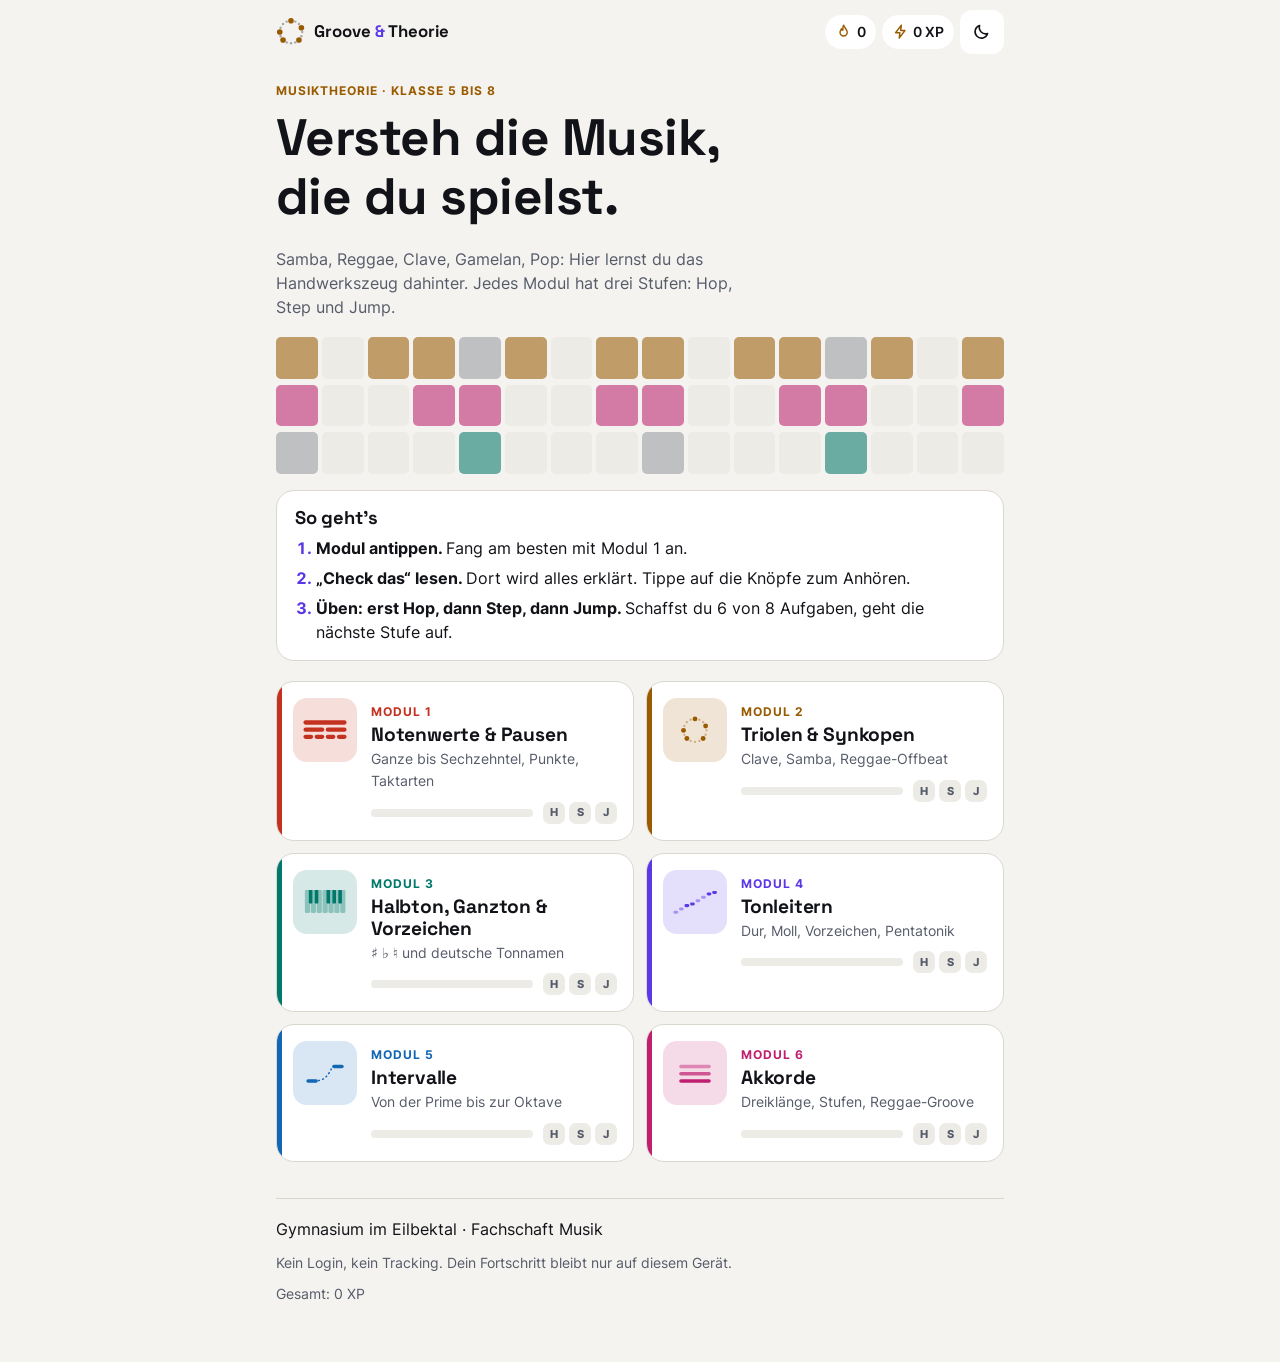
<file: Musiktheorie-App/index.html>
<!doctype html>
<html lang="de">
<head>
<meta charset="utf-8">
<meta name="viewport" content="width=device-width, initial-scale=1, viewport-fit=cover">
<title>Groove &amp; Theorie</title>
<meta name="description" content="Interaktive Musiktheorie für die Klassen 5 bis 8 – Gymnasium im Eilbektal">
<meta name="robots" content="noindex, nofollow">
<meta name="theme-color" content="#0e0f14">
<link rel="manifest" href="manifest.webmanifest">
<link rel="icon" href="icons/icon.svg" type="image/svg+xml">
<link rel="apple-touch-icon" href="icons/icon-192.png">
<link rel="preload" href="fonts/inter.woff2" as="font" type="font/woff2" crossorigin>
<link rel="stylesheet" href="css/app.css">
</head>
<body>
<a class="skip" href="#app">Zum Inhalt springen</a>
<div id="app" class="page" tabindex="-1">
  <noscript>Bitte JavaScript aktivieren – die Übungen brauchen es.</noscript>
</div>
<script src="vendor/abcjs-basic-min.js"></script>
<script type="module" src="js/app.js"></script>
</body>
</html>
</file>
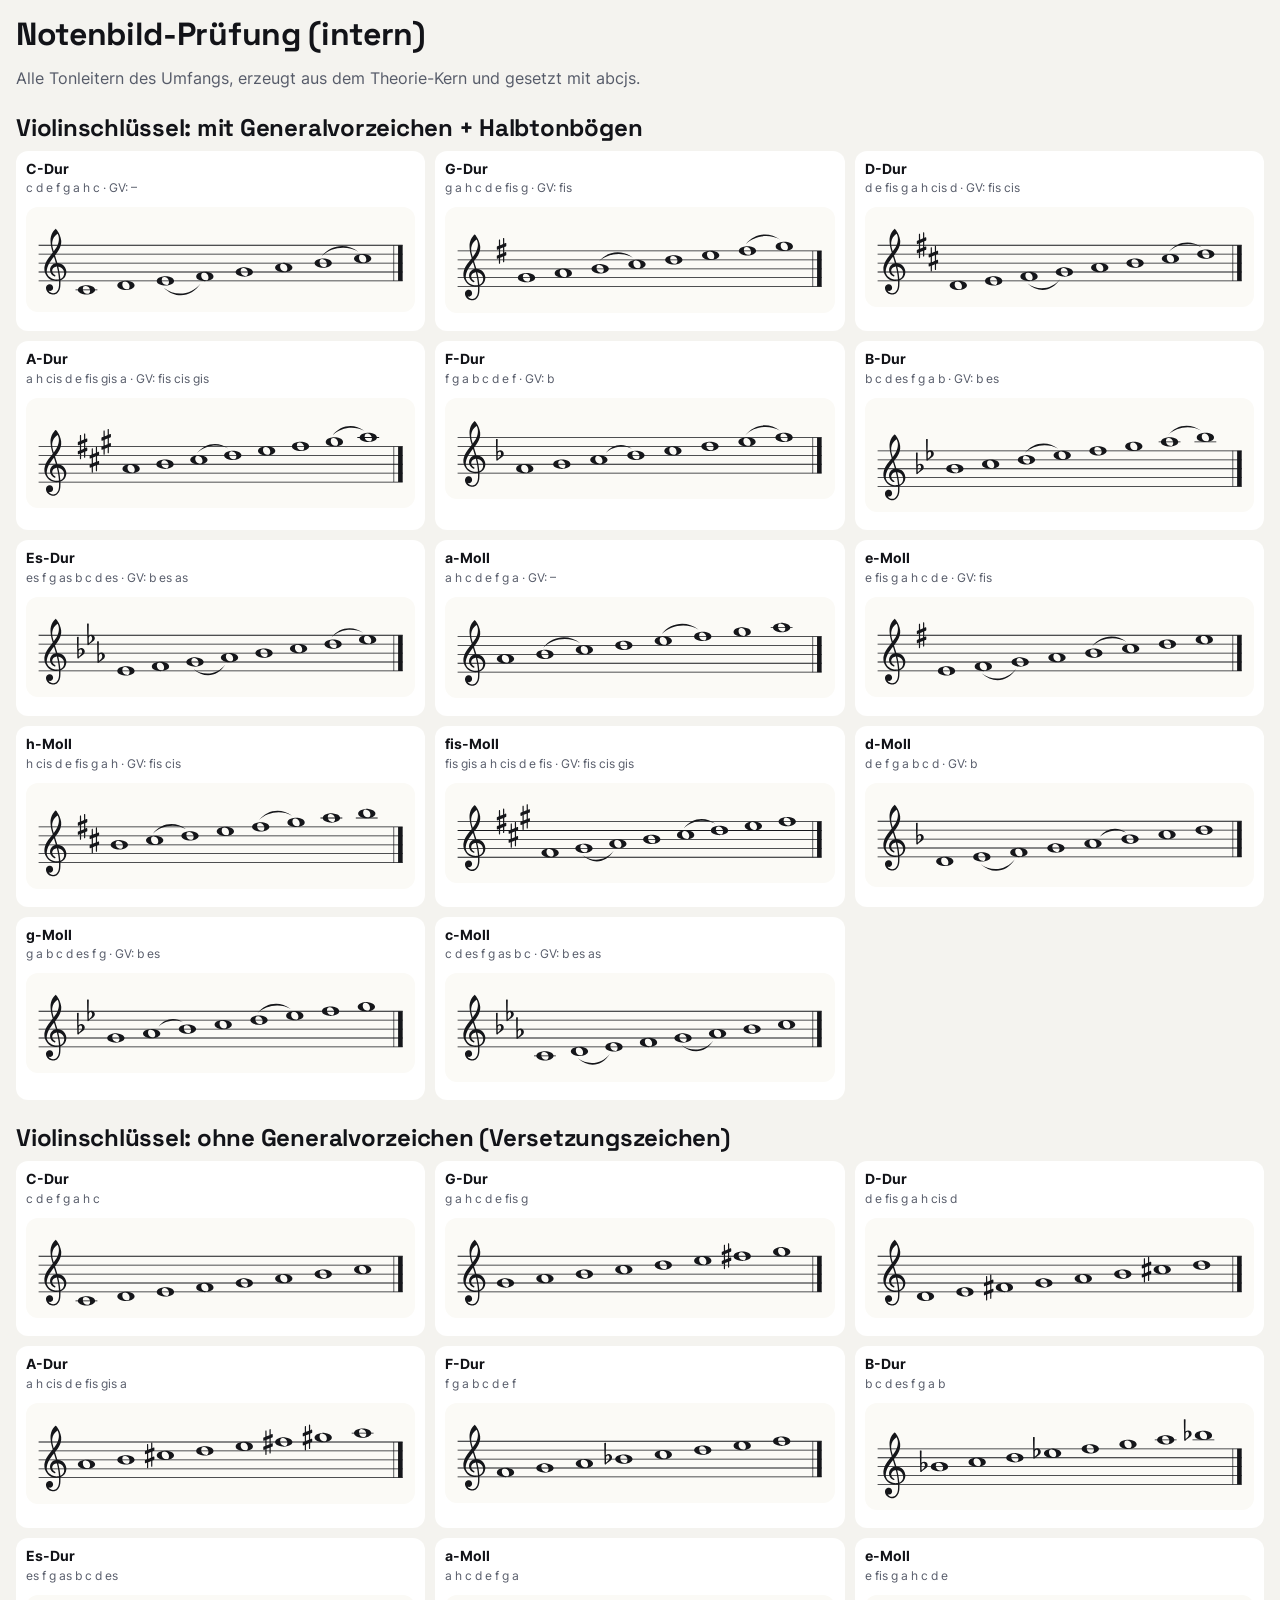
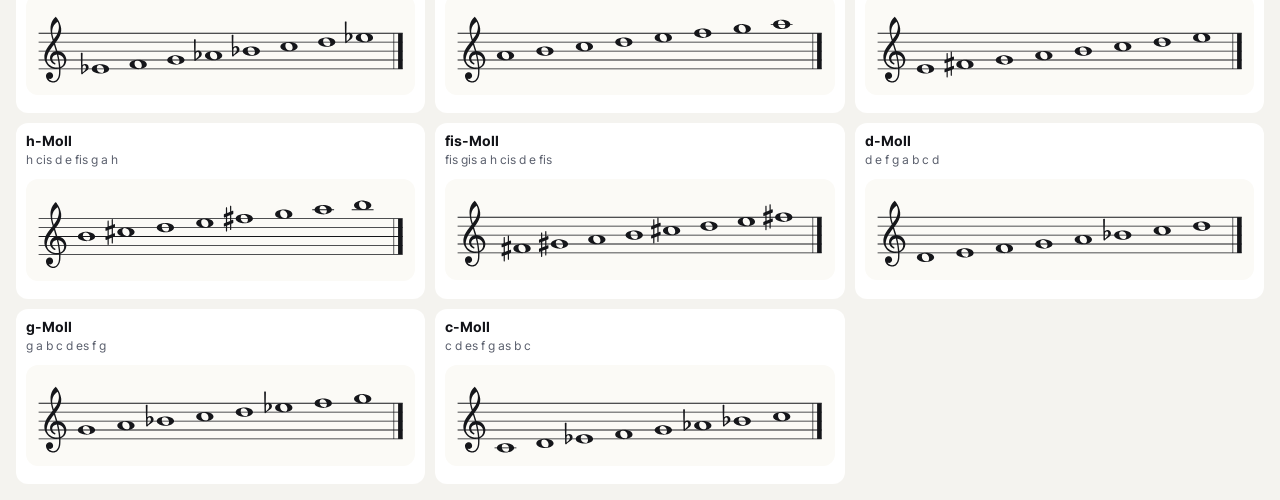
<file: Musiktheorie-App/tools/notencheck.html>
<!doctype html>
<html lang="de">
<head>
<meta charset="utf-8">
<meta name="viewport" content="width=device-width, initial-scale=1">
<title>Notenbild-Prüfung</title>
<meta name="robots" content="noindex">
<link rel="stylesheet" href="../css/app.css">
<style>
  body { padding: 16px; }
  .grid { display: grid; grid-template-columns: repeat(auto-fill, minmax(330px, 1fr)); gap: 10px; }
  .cell { background: var(--surface); border-radius: 12px; padding: 8px 10px; }
  .cell h4 { margin: 0; font-size: .85rem; }
  .cell p { margin: 0; font-size: .75rem; color: var(--muted); }
  h2 { margin-top: 24px; }
</style>
</head>
<body>
<h1>Notenbild-Prüfung (intern)</h1>
<p class="muted">Alle Tonleitern des Umfangs, erzeugt aus dem Theorie-Kern und gesetzt mit abcjs.</p>
<div id="out"></div>
<script src="../vendor/abcjs-basic-min.js"></script>
<script type="module">
import * as T from '../js/core/theory.js';
import { renderPitches, renderKeySignature, renderCustomKeySignature } from '../js/ui/notation.js';
const out = document.getElementById('out');
const params = new URLSearchParams(location.search);
const section = params.get('s') || 'treble';
function sec(title) { const h = document.createElement('h2'); h.textContent = title; out.append(h); const g = document.createElement('div'); g.className = 'grid'; out.append(g); return g; }
function cell(g, title, sub) { const c = document.createElement('div'); c.className = 'cell'; c.innerHTML = `<h4>${title}</h4><p>${sub}</p>`; const b = document.createElement('div'); c.append(b); g.append(c); return b; }
const keys = [...T.DUR_KEYS.map((k) => [k, 'dur']), ...T.MOLL_KEYS.map((k) => [k, 'moll'])];
const slur = (p, m) => { const d = T.halfStepDegrees(m); return p.map((x, i) => ({ pitch: x, pre: d.includes(i + 1) ? '(' : '', post: d.includes(i) ? ')' : '' })); };
const oct = (k, clef) => clef === 'bass' ? (k.step <= 1 ? 3 : 2) : 4;
if (section === 'treble' || section === 'bass') {
  const clef = section;
  const g1 = sec(`${clef === 'bass' ? 'Bassschlüssel' : 'Violinschlüssel'}: mit Generalvorzeichen + Halbtonbögen`);
  for (const [k, m] of keys) {
    const p = T.scale({ ...k, octave: oct(k, clef) }, m);
    renderPitches(cell(g1, T.keyName(k, m), p.map(T.germanName).join(' ') + ' · GV: ' + (T.keySignature(k, m).map(T.germanName).join(' ') || '–')), p, { items: slur(p, m), tonic: k, mode: m, withKey: true, clef });
  }
  const g2 = sec(`${clef === 'bass' ? 'Bassschlüssel' : 'Violinschlüssel'}: ohne Generalvorzeichen (Versetzungszeichen)`);
  for (const [k, m] of keys) {
    const p = T.scale({ ...k, octave: oct(k, clef) }, m);
    renderPitches(cell(g2, T.keyName(k, m), p.map(T.germanName).join(' ')), p, { clef });
  }
}
if (section === 'keys') {
  const g = sec('Generalvorzeichen allein (Violin / Bass)');
  for (const [k, m] of keys.slice(0, 7)) {
    renderKeySignature(cell(g, T.keyName(k, m) + ' – Violin', T.keySignature(k, m).map(T.germanName).join(' ') || '–'), k, m, 'treble');
    renderKeySignature(cell(g, T.keyName(k, m) + ' – Bass', T.keySignature(k, m).map(T.germanName).join(' ') || '–'), k, m, 'bass');
  }
  const g2 = sec('Selbst gesetzte Generalvorzeichen (Aufgabe „Generalvorzeichen setzen“)');
  const sh = T.SHARP_ORDER.slice(0, 4).map((s) => ({ step: s, alter: 1 }));
  const fl = T.FLAT_ORDER.slice(0, 4).map((s) => ({ step: s, alter: -1 }));
  for (let n = 1; n <= 4; n++) renderCustomKeySignature(cell(g2, `${n} Kreuz(e) in richtiger Folge`, sh.slice(0, n).map(T.germanName).join(' ')), sh.slice(0, n));
  for (let n = 1; n <= 4; n++) renderCustomKeySignature(cell(g2, `${n} B in richtiger Folge`, fl.slice(0, n).map(T.germanName).join(' ')), fl.slice(0, n));
  renderCustomKeySignature(cell(g2, 'Falsche Folge (cis vor fis)', 'cis fis'), [sh[1], sh[0]]);
  const g3 = sec('Pentatonik');
  for (const k of [T.DUR_KEYS[0], T.DUR_KEYS[1], T.DUR_KEYS[4]]) {
    const p = T.majorPentatonic({ ...k, octave: 4 });
    renderPitches(cell(g3, T.capitalize(T.germanName(k)) + '-Dur-Pentatonik', p.map(T.germanName).join(' ')), p, {});
  }
  const g4 = sec('Fehler-Aufgabe: Auflösungszeichen innerhalb des Takts');
  const d = T.scale({ step: 1, alter: 0, octave: 4 }, 'dur');
  const wrong = d.map((x) => ({ ...x })); wrong[2].alter = 0;
  renderPitches(cell(g4, 'D-Dur mit fehlendem Kreuz (f statt fis)', wrong.map(T.germanName).join(' ')), wrong, {});
}
if (section === 'rhythm') {
  const { renderRhythm } = await import('../js/modules/common.js');
  const R = await import('../js/core/rhythm.js');
  const g0 = sec('Modul 1: einzelne Notenwerte und Pausen (Violinschlüssel, Mittellinie)');
  for (const u of [48, 24, 12, 6, 3, 36, 18, 9]) renderRhythm(cell(g0, `Note ${u} Einheiten`, R.valueName(u)), [[{ u }]], '4/4', { oneLine: false, showMeter: false, staffwidth: 160 });
  for (const u of [48, 24, 12, 6, 3]) renderRhythm(cell(g0, `Pause ${u} Einheiten`, R.valueName(u, true)), [[{ u, rest: true }]], '4/4', { oneLine: false, showMeter: false, staffwidth: 160 });
  const g1 = sec('Modul 1: Takte mit Balken nach Zählzeiten');
  const ex1 = [['4/4', '8 8 4 8 8 4'], ['4/4', '16 16 16 16 8 16 16 4 4'], ['4/4', '8. 16 4 r4 8 8'], ['3/4', '2 4'], ['3/4', '2.'], ['2/4', '4 r8 8'], ['6/8', '8 8 8 4 8'], ['6/8', '4. 4.'], ['4/4', '4. 8 2'], ['4/4', '1']];
  for (const [m, s] of ex1) renderRhythm(cell(g1, `${m}: ${s}`, 'fünf Linien'), [R.parseRhythm(s)], m, { oneLine: false });
  const g2 = sec('Modul 1: Lücke mit Fragezeichen');
  renderRhythm(cell(g2, '4/4 mit Lücke an Position 2', '4 ? 8 8 4'), [[{ u: 12 }, { u: 12, gap: true }, { u: 6 }, { u: 6 }, { u: 12 }]], '4/4', { oneLine: false });
  const g3 = sec('Modul 2: eine Linie (Schlagzeugschlüssel)');
  const ex2 = ['t8 4 t8 4', '4 t8 4 4', '2 t4', '8 4 8 4 4', '4 8 4 8 4', 'r8 8 r8 8 r8 8 r8 8', '4. 4. 4 | r4 4 4 r4', '8 8 t8 4 4'];
  for (const s of ex2) renderRhythm(cell(g3, s, 'eine Linie'), R.parseBars(s), '4/4');
}
if (section === 'pitch') {
  const P = (s, a = 0, o = 4) => ({ step: s, alter: a, octave: o });
  const g1 = sec('Modul 3: Tonnamen unter den Noten');
  const sharps = [P(0, 1), P(1, 1), P(3, 1), P(4, 1), P(5, 1)];
  const flats = [P(1, -1), P(2, -1), P(4, -1), P(5, -1), P(6, -1)];
  renderPitches(cell(g1, 'Kreuz-Töne', 'cis dis fis gis ais'), sharps, { items: sharps.map((x) => ({ pitch: x, pre: `"_${T.germanName(x)}"` })) });
  renderPitches(cell(g1, 'B-Töne', 'des es ges as b'), flats, { items: flats.map((x) => ({ pitch: x, pre: `"_${T.germanName(x)}"` })) });
  const rare = [P(2, 1), P(3), P(6, 1), P(0, 0, 5), P(0, -1), P(6, 0, 3)];
  renderPitches(cell(g1, 'Enharmonik', 'eis f · his c² · ces h'), rare, { items: rare.map((x) => ({ pitch: x, pre: `"_${T.germanName(x)}"` })) });
  const { body } = T.abcNotes([P(3, 1), P(4), { ...P(3, 1), hideAccidental: true }, '|', P(3)]);
  const { renderAbc } = await import('../js/ui/notation.js');
  renderAbc(cell(g1, 'Gültigkeit im Takt', 'fis g fis | f'), T.abcTune({ body: body + ' |]', unit: '1/4' }));
  renderPitches(cell(g1, 'Bassschlüssel: Einzeltöne', 'G A H c d e f g'), [P(4, 0, 2), P(5, 0, 2), P(6, 0, 2), P(0, 0, 3), P(1, 0, 3), P(2, 0, 3), P(3, 0, 3), P(4, 0, 3)], { clef: 'bass' });
  const g2 = sec('Modul 5: Intervalle von c¹ (harmonisch) und mit Vorzeichen');
  const c = P(0);
  const iv = [[2, 'groß'], [3, 'klein'], [3, 'groß'], [4, 'rein'], [4, 'übermäßig'], [5, 'rein'], [6, 'klein'], [6, 'groß'], [7, 'klein'], [7, 'groß'], [8, 'rein']];
  for (const [num, q] of iv) { const b = T.transpose(c, num, q); renderPitches(cell(g2, `${q}e ${T.INTERVAL_NAMES[num - 1]}`, `c¹ – ${T.germanNameOctave(b)}`), [c, b], { items: [{ chord: [c, b], len: '' }, c, b], staffwidth: 220 }); }
  for (const [lo, num, q] of [[P(1, -1), 3, 'groß'], [P(3, 1), 3, 'klein'], [P(2, -1), 5, 'rein'], [P(5, 0), 6, 'klein'], [P(6, -1, 3), 4, 'rein']]) { const b = T.transpose(lo, num, q); renderPitches(cell(g2, `${q}e ${T.INTERVAL_NAMES[num - 1]} über ${T.germanName(lo)}`, `${T.germanNameOctave(lo)} – ${T.germanNameOctave(b)}`), [lo, b], { items: [lo, b], staffwidth: 220 }); }
  const g3 = sec('Modul 6: Dreiklänge, Umkehrungen, Bassschlüssel, Stufen');
  for (const t of ['dur', 'moll', 'vermindert', 'uebermaessig']) for (const r of [P(0), P(1), P(6), P(2, -1)]) { const ch = T.triad(r, t); renderPitches(cell(g3, `${T.chordSymbol(r, t)} (${t})`, ch.map(T.germanName).join(' ')), ch, { items: [{ chord: ch, len: '' }], staffwidth: 160 }); }
  const C = T.triad(P(0), 'dur');
  renderPitches(cell(g3, 'C-Dur: Grundstellung, Sext-, Quartsextakkord', 'c e g · e g c² · g c² e²'), C, { items: [{ chord: C, len: '' }, { chord: [C[1], C[2], P(0, 0, 5)], len: '' }, { chord: [C[2], P(0, 0, 5), P(2, 0, 5)], len: '' }], staffwidth: 260 });
  renderPitches(cell(g3, 'Bassschlüssel: C-Dur, a-Moll, G-Dur', 'C3 · A2 · G2'), C, { clef: 'bass', items: [{ chord: T.triad(P(0, 0, 3), 'dur'), len: '' }, { chord: T.triad(P(5, 0, 2), 'moll'), len: '' }, { chord: T.triad(P(4, 0, 2), 'dur'), len: '' }], staffwidth: 260 });
  const { diatonic } = await import('../js/modules/m6-akkorde.js');
  for (const k of [P(0), P(4), P(3), P(2, -1)]) { const chs = [0, 1, 2, 3, 4, 5, 6].map((d) => diatonic(k, d)); renderPitches(cell(g3, `Stufen in ${T.capitalize(T.germanName(k))}-Dur`, chs.map((x) => x.map(T.germanName).join('')).join(' · ')), chs.flat(), { tonic: k, mode: 'dur', withKey: true, items: chs.map((x, d) => ({ chord: x, len: '', pre: `"_${['I', 'ii', 'iii', 'IV', 'V', 'vi', 'vii°'][d]}"` })), staffwidth: 320 }); }
}
window.__done = true;
</script>
</body>
</html>
</file>
<file: Musiktheorie-App/css/app.css>
/* ==================================================================
   Groove & Theorie – Stylesheet
   Dunkles Grundlayout, jede Modulfarbe als Akzent, heller Modus optional
   ================================================================== */
@font-face { font-family: 'Inter'; src: url('../fonts/inter.woff2') format('woff2'); font-weight: 100 900; font-display: swap; }
@font-face { font-family: 'Space Grotesk'; src: url('../fonts/space-grotesk.woff2') format('woff2'); font-weight: 300 700; font-display: swap; }

:root {
  --bg: #0d0e13; --surface: #16181f; --surface-2: #1f222b; --line: #2b2f3a;
  --text: #f3f4f7; --muted: #a3a8b7; --paper: #fbfaf6; --ink: #15161a;
  --ok: #34d58a; --bad: #ff7186; --ok-bg: #0f3324; --bad-bg: #3d1520;
  --c1: #ff6b5e; --c2: #ffb224; --c3: #22c7b0; --c4: #9a7dff; --c5: #45adff; --c6: #ff5aa8;
  --c1-ink: #c4321f; --c2-ink: #9a5b00; --c3-ink: #00786b; --c4-ink: #5b38e6; --c5-ink: #1366b3; --c6-ink: #c01f6f;
  --on-mod: #0d0e13;
  --mod: var(--c4); --mod-ink: var(--c4-ink);
  --radius: 18px; --radius-s: 12px;
  --shadow: 0 10px 30px -12px rgb(0 0 0 / .6);
  --font: 'Inter', system-ui, -apple-system, 'Segoe UI', Roboto, sans-serif;
  --display: 'Space Grotesk', var(--font);
  color-scheme: dark;
}
@media (prefers-color-scheme: light) {
  :root:not([data-theme="dark"]) {
    --bg: #f4f3ef; --surface: #ffffff; --surface-2: #ecebe6; --line: #d9d7d0;
    --text: #121318; --muted: #565b69; --ok: #137a49; --bad: #c0283f; --ok-bg: #dff5e9; --bad-bg: #fde3e7;
    --c1: var(--c1-ink); --c2: var(--c2-ink); --c3: var(--c3-ink); --c4: var(--c4-ink); --c5: var(--c5-ink); --c6: var(--c6-ink);
    --on-mod: #ffffff; --shadow: 0 10px 30px -14px rgb(0 0 0 / .25);
    color-scheme: light;
  }
}
:root[data-theme="light"] {
  --bg: #f4f3ef; --surface: #ffffff; --surface-2: #ecebe6; --line: #d9d7d0;
  --text: #121318; --muted: #565b69; --ok: #137a49; --bad: #c0283f; --ok-bg: #dff5e9; --bad-bg: #fde3e7;
  --c1: var(--c1-ink); --c2: var(--c2-ink); --c3: var(--c3-ink); --c4: var(--c4-ink); --c5: var(--c5-ink); --c6: var(--c6-ink);
  --on-mod: #ffffff; --shadow: 0 10px 30px -14px rgb(0 0 0 / .25);
  color-scheme: light;
}

*, *::before, *::after { box-sizing: border-box; }
html { -webkit-text-size-adjust: 100%; }
body {
  margin: 0; background: var(--bg); color: var(--text);
  font: 16px/1.5 var(--font); -webkit-font-smoothing: antialiased;
  min-height: 100dvh;
}
h1, h2, h3 { font-family: var(--display); line-height: 1.15; margin: 0 0 .4em; letter-spacing: -.01em; }
p { margin: 0 0 .7em; }
a { color: inherit; }
button { font: inherit; color: inherit; }
sup { font-size: .65em; }
.muted { color: var(--muted); }
.small { font-size: .875rem; }
.sr-only { position: absolute; width: 1px; height: 1px; overflow: hidden; clip: rect(0 0 0 0); white-space: nowrap; }
.skip { position: absolute; left: -999px; top: 8px; background: var(--surface); padding: 8px 12px; border-radius: 8px; z-index: 50; }
.skip:focus { left: 8px; }
:focus-visible { outline: 3px solid var(--mod); outline-offset: 2px; border-radius: 6px; }

.ico { display: inline-flex; width: 1.2em; height: 1.2em; flex: none; vertical-align: -.2em; }
.ico svg { width: 100%; height: 100%; }

/* ---------- Seitenrahmen ---------- */
.page { max-width: 760px; margin: 0 auto; padding: 0 16px 48px; outline: none; }
.topbar {
  position: sticky; top: 0; z-index: 10; display: flex; align-items: center; justify-content: space-between; gap: 12px;
  padding: calc(10px + env(safe-area-inset-top)) 0 10px; background: color-mix(in srgb, var(--bg) 88%, transparent);
  backdrop-filter: blur(12px); -webkit-backdrop-filter: blur(12px);
}
.brand { display: flex; align-items: center; gap: 8px; font-family: var(--display); font-weight: 700; font-size: 1.05rem; white-space: nowrap; min-width: 0; }
.stat { white-space: nowrap; }
@media (max-width: 400px) { .stat { padding: 6px 8px; font-size: .82rem; } .topbar .icon-btn { width: 40px; height: 40px; } .brand { font-size: .98rem; } .topbar__stats { gap: 4px; } .brand__mark svg { width: 26px; height: 26px; } }
.brand em { font-style: normal; color: var(--c4); }
.brand__mark svg { width: 30px; height: 30px; display: block; }
.brand__mark .on { fill: var(--c2); } .brand__mark .off { fill: var(--muted); opacity: .5; }
.topbar__stats { display: flex; align-items: center; gap: 6px; }
.stat { display: inline-flex; align-items: center; gap: 4px; padding: 6px 10px; border-radius: 99px; background: var(--surface); font-weight: 600; font-size: .9rem; }
.stat .ico { color: var(--c2); }
.icon-btn {
  display: inline-grid; place-items: center; width: 44px; height: 44px; border-radius: 12px; border: 0;
  background: var(--surface); cursor: pointer; text-decoration: none;
}
.icon-btn:hover { background: var(--surface-2); }

/* ---------- Buttons & Chips ---------- */
.btn {
  display: inline-flex; align-items: center; justify-content: center; gap: 8px; min-height: 48px; padding: 10px 18px;
  border-radius: 14px; border: 1.5px solid var(--line); background: var(--surface); font-weight: 650; cursor: pointer;
  text-decoration: none; transition: transform .12s ease, background .2s ease; touch-action: manipulation;
}
.btn:hover { background: var(--surface-2); }
.btn:active { transform: scale(.97); }
.btn:disabled { opacity: .45; cursor: not-allowed; transform: none; }
.btn--primary { background: var(--mod); border-color: transparent; color: var(--on-mod); }
.btn--primary:hover { background: var(--mod); filter: brightness(1.08); }
.btn--ghost { background: transparent; }
.btn--wide { width: 100%; }
.btn--play { border-color: var(--mod); color: var(--text); }
.btn--play .ico { color: var(--mod); }
.btn--sm { min-height: 40px; padding: 6px 12px; font-size: .9rem; border-radius: 11px; }
.chip { display: inline-flex; align-items: center; gap: 4px; padding: 3px 10px; border-radius: 99px; background: var(--surface-2); font-size: .8rem; font-weight: 600; color: var(--muted); }
.chip--ok { background: var(--ok-bg); color: var(--ok); margin-left: 8px; vertical-align: middle; }
.btn-row { display: flex; flex-wrap: wrap; gap: 8px; margin: 10px 0; }

/* ---------- Startseite ---------- */
.hero { padding: 18px 0 8px; }
.hero__kicker { color: var(--c2); font-weight: 700; text-transform: uppercase; letter-spacing: .08em; font-size: .78rem; margin-bottom: 8px; }
.hero__title { font-size: clamp(2rem, 8vw, 3.2rem); font-weight: 700; max-width: 14ch; }
.hero__text { color: var(--muted); max-width: 46ch; }
.grid16 { display: grid; gap: 6px; margin: 18px 0 8px; }
.grid16__row { display: grid; grid-template-columns: repeat(16, 1fr); gap: 4px; }
.grid16__cell { aspect-ratio: 1; border-radius: 5px; background: var(--surface-2); }
.grid16__cell.is-beat { background: color-mix(in srgb, var(--surface-2) 70%, var(--muted)); }
.grid16__cell.is-on { animation: pulse 1.76s linear infinite; animation-delay: var(--d); }
.grid16__row:nth-child(1) .grid16__cell.is-on { --hit: var(--c2); }
.grid16__row:nth-child(2) .grid16__cell.is-on { --hit: var(--c6); }
.grid16__row:nth-child(3) .grid16__cell.is-on { --hit: var(--c3); }
.grid16__cell.is-on { background: color-mix(in srgb, var(--hit) 55%, var(--surface-2)); }
@keyframes pulse { 0%, 6% { background: var(--hit); transform: scale(1.12); } 20%, 100% { transform: scale(1); } }

.mods { display: grid; gap: 12px; margin-top: 18px; }
@media (min-width: 640px) { .mods { grid-template-columns: 1fr 1fr; } }
.mod-tile {
  position: relative; display: flex; gap: 14px; padding: 16px; border-radius: var(--radius); text-decoration: none;
  background: var(--surface); border: 1.5px solid var(--line); overflow: hidden; transition: transform .15s ease, border-color .2s ease;
}
.mod-tile::before { content: ''; position: absolute; inset: 0 auto 0 0; width: 5px; background: var(--mod); }
.mod-tile:hover { transform: translateY(-2px); border-color: var(--mod); }
.mod-tile.is-soon { opacity: .72; }
.mod-tile__motif { flex: none; width: 64px; height: 64px; border-radius: 14px; display: grid; place-items: center; background: color-mix(in srgb, var(--mod) 16%, transparent); color: var(--mod); }
.mod-tile__motif svg { width: 46px; fill: currentColor; }
.mod-tile__body { min-width: 0; flex: 1; }
.mod-tile__num { font-size: .75rem; font-weight: 700; text-transform: uppercase; letter-spacing: .08em; color: var(--mod); }
.mod-tile__title { font-size: 1.2rem; margin: 2px 0 2px; }
.mod-tile__short { color: var(--muted); font-size: .9rem; margin-bottom: 10px; }
.mod-tile__meta { display: flex; align-items: center; gap: 10px; }
.progress { flex: 1; height: 8px; border-radius: 99px; background: var(--surface-2); overflow: hidden; }
.progress--lg { height: 10px; margin: 12px 0 6px; }
.progress__fill { height: 100%; background: var(--mod); border-radius: inherit; transition: width .6s cubic-bezier(.2,.8,.2,1); }
.mini-badges { display: flex; gap: 4px; }
.mini-badge { width: 22px; height: 22px; border-radius: 7px; display: grid; place-items: center; font-size: .7rem; font-weight: 800; background: var(--surface-2); color: var(--muted); }
.mini-badge.is-on { background: var(--mod); color: var(--on-mod); }
.site-foot { margin-top: 36px; padding-top: 18px; border-top: 1px solid var(--line); }

/* ---------- Modulseite ---------- */
.mod-head { position: relative; padding: 20px; margin: 8px 0 20px; border-radius: var(--radius); background: linear-gradient(135deg, color-mix(in srgb, var(--mod) 30%, var(--surface)), var(--surface) 70%); overflow: hidden; }
.mod-head__motif { position: absolute; right: -6px; top: 6px; color: var(--mod); opacity: .5; }
.mod-head__motif svg { width: 120px; fill: currentColor; }
.mod-head__num { font-weight: 700; text-transform: uppercase; letter-spacing: .08em; font-size: .78rem; color: var(--mod); margin: 0; }
.mod-head__title { font-size: clamp(1.8rem, 7vw, 2.6rem); max-width: 80%; }
.section-h { display: flex; align-items: center; gap: 10px; font-size: 1.3rem; margin: 28px 0 12px; }
.section-h__tag { display: inline-block; white-space: nowrap; flex: none; padding: 4px 10px; border-radius: 8px; background: var(--mod); color: var(--on-mod); font-size: .8rem; text-transform: uppercase; letter-spacing: .06em; }

.tabs { display: flex; gap: 6px; overflow-x: auto; padding-bottom: 4px; scrollbar-width: none; margin-bottom: 12px; }
.tabs::-webkit-scrollbar { display: none; }
.tab { flex: none; min-height: 44px; padding: 8px 14px; border-radius: 12px; border: 1.5px solid var(--line); background: var(--surface); font-weight: 600; cursor: pointer; }
.tab[aria-selected="true"] { background: var(--mod); color: var(--on-mod); border-color: transparent; }
.panel { background: var(--surface); border: 1.5px solid var(--line); border-radius: var(--radius); padding: 16px; }
.panel h3 { font-size: 1.15rem; }
.panel p, .panel li { color: var(--text); }
.panel ul { padding-left: 20px; margin: 0 0 .7em; }
.callout { border-left: 4px solid var(--mod); background: var(--surface-2); padding: 10px 14px; border-radius: 0 12px 12px 0; margin: 12px 0; }
.callout--warn { border-color: var(--c2); }
.callout strong { font-family: var(--display); }
.steps { display: flex; gap: 4px; flex-wrap: wrap; margin: 10px 0; }
.step-pill { min-width: 40px; text-align: center; padding: 6px 8px; border-radius: 9px; font-weight: 700; font-size: .85rem; background: var(--surface-2); }
.step-pill.is-h { background: var(--mod); color: var(--on-mod); }
.key-table { width: 100%; border-collapse: collapse; font-size: .92rem; margin: 8px 0; }
.key-table th, .key-table td { text-align: left; padding: 7px 6px; border-bottom: 1px solid var(--line); }
.key-table th { color: var(--muted); font-weight: 600; }

.levels { display: grid; gap: 10px; }
.level { display: flex; align-items: center; gap: 14px; padding: 14px; border-radius: var(--radius); background: var(--surface); border: 1.5px solid var(--line); text-decoration: none; transition: transform .15s ease, border-color .2s; }
a.level:hover { border-color: var(--mod); transform: translateY(-1px); }
.level.is-locked { opacity: .6; }
.level__badge { flex: none; width: 52px; height: 52px; border-radius: 16px; display: grid; place-items: center; font-family: var(--display); font-weight: 700; font-size: 1.4rem; }
.level__text { flex: 1; min-width: 0; }
.level__text h3 { font-size: 1.15rem; margin-bottom: 2px; }
.level__text p { margin: 0 0 2px; font-size: .92rem; }
.level__go { width: 22px; height: 22px; color: var(--muted); }
.badge--hop { background: var(--c3); color: var(--on-mod); }
.badge--step { background: var(--c5); color: var(--on-mod); }
.badge--jump { background: var(--c6); color: var(--on-mod); }
.badge--challenge { background: var(--c2); color: var(--on-mod); }
.badge--off { background: var(--surface-2) !important; color: var(--muted) !important; }
.challenge { margin-top: 12px; padding: 16px; border-radius: var(--radius); border: 1.5px dashed var(--mod); display: grid; gap: 10px; }
.challenge h3 { display: flex; align-items: center; gap: 8px; font-size: 1.15rem; }
.challenge h3 .ico { color: var(--c2); }
.challenge p { margin: 0 0 4px; }
.challenge__btns { display: flex; gap: 8px; flex-wrap: wrap; }
.challenge__btns .btn { flex: 1; }

/* ---------- Notenbild ---------- */
.staff { background: var(--paper); color: var(--ink); border-radius: var(--radius-s); padding: 6px 8px; margin: 10px 0; overflow: hidden; }
.staff svg { display: block; color: var(--ink); }
.staff .is-playing, .staff .is-playing * { fill: var(--mod-ink) !important; stroke: var(--mod-ink) !important; }
.staff .is-sel, .staff .is-sel * { fill: var(--mod-ink) !important; }
.staff .is-wrong, .staff .is-wrong * { fill: #c0283f !important; }
.staff-cap { font-size: .85rem; color: var(--muted); margin: -4px 0 8px; }

/* ---------- Klaviatur ---------- */
.kbd { position: relative; height: 150px; margin: 12px 0; user-select: none; -webkit-user-select: none; touch-action: manipulation; }
.kbd button { position: absolute; top: 0; padding: 0; border: 0; cursor: pointer; display: flex; align-items: flex-end; justify-content: center; -webkit-tap-highlight-color: transparent; }
.kbd__w { bottom: 0; background: #fbfaf7; border: 1px solid #b9b7b0 !important; border-radius: 0 0 9px 9px; color: #333; z-index: 1; }
.kbd__b { height: 60%; background: linear-gradient(#2a2c33, #111216); border-radius: 0 0 6px 6px; color: #eee; z-index: 2; box-shadow: 0 3px 6px rgb(0 0 0 / .4); }
.kbd__lbl { display: none; font-size: .72rem; font-weight: 600; line-height: 1.1; padding-bottom: 8px; text-align: center; pointer-events: none; }
.kbd__b .kbd__lbl { font-size: .55rem; padding-bottom: 5px; opacity: .85; }
.kbd--labels .kbd__lbl { display: block; }
.kbd .is-down { filter: brightness(.82); transform-origin: top; }
.kbd .is-sel { background: var(--mod) !important; color: var(--on-mod) !important; }
.kbd .is-ok { background: var(--ok) !important; color: #06210f !important; }
.kbd .is-bad { background: var(--bad) !important; color: #2a0710 !important; }
.kbd .is-hint { box-shadow: inset 0 -6px 0 var(--mod); }
.kbd button[data-n]::before { content: attr(data-n); position: absolute; bottom: 26px; left: 50%; transform: translateX(-50%); font-weight: 800; font-size: .8rem; }
.kbd__b[data-n]::before { bottom: 10px; }
.kbd.is-disabled button { cursor: default; }
.kbd-wrap { overflow-x: auto; }

/* ---------- Übungsrunde ---------- */
.round { max-width: 760px; margin: 0 auto; min-height: 100dvh; display: flex; flex-direction: column; padding: 0 16px; }
.round__head { position: sticky; top: 0; z-index: 5; display: flex; align-items: center; gap: 12px; padding: calc(10px + env(safe-area-inset-top)) 0 10px; background: var(--bg); }
.round__bar { flex: 1; height: 10px; border-radius: 99px; background: var(--surface-2); overflow: hidden; }
.round__fill { height: 100%; width: 0; background: var(--mod); border-radius: inherit; transition: width .5s cubic-bezier(.2,.8,.2,1); }
.round__count { min-width: 64px; text-align: right; font-weight: 700; font-variant-numeric: tabular-nums; }
.round__stage { flex: 1; padding: 6px 0 16px; }
.round__foot { position: sticky; bottom: 0; padding: 10px 0 calc(12px + env(safe-area-inset-bottom)); background: linear-gradient(transparent, var(--bg) 18px); max-height: 70dvh; overflow-y: auto; }
.round__foot.is-static { position: static; max-height: none; overflow: visible; background: none; }
.task { animation: rise .35s cubic-bezier(.2,.8,.2,1); }
.task__kind { color: var(--mod); font-weight: 700; text-transform: uppercase; letter-spacing: .07em; font-size: .75rem; margin-bottom: 4px; }
.task__title { font-size: 1.3rem; outline: none; }
.task__hint { color: var(--muted); font-size: .92rem; }
.task__body.is-locked { pointer-events: none; }
.task__body.is-locked .kbd, .task__body.is-locked .opts { opacity: .9; }
@keyframes rise { from { opacity: 0; transform: translateY(10px); } to { opacity: 1; transform: none; } }

.opts { display: grid; gap: 8px; margin: 12px 0; }
.opts--2 { grid-template-columns: 1fr 1fr; }
.opt { min-height: 52px; padding: 10px 14px; border-radius: 14px; border: 2px solid var(--line); background: var(--surface); font-weight: 650; font-size: 1.02rem; text-align: left; cursor: pointer; display: flex; align-items: center; gap: 10px; }
.opt:hover { border-color: color-mix(in srgb, var(--mod) 60%, var(--line)); }
.opt[aria-pressed="true"] { border-color: var(--mod); background: color-mix(in srgb, var(--mod) 16%, var(--surface)); }
.opt[aria-pressed="true"]::before { content: '●'; color: var(--mod); }
.opt.is-ok { border-color: var(--ok); }
.opt.is-ok::after { content: '✓ richtig'; margin-left: auto; color: var(--ok); font-size: .85rem; }
.opt.is-bad { border-color: var(--bad); }
.opt.is-bad::after { content: '✗ falsch'; margin-left: auto; color: var(--bad); font-size: .85rem; }

.toggles { display: grid; grid-template-columns: repeat(7, 1fr); gap: 5px; margin: 8px 0; }
.toggle { min-height: 48px; border-radius: 11px; border: 2px solid var(--line); background: var(--surface); font-weight: 700; font-size: .85rem; cursor: pointer; display: grid; place-items: center; line-height: 1.1; padding: 2px; }
.toggle small { display: block; font-weight: 600; font-size: .62rem; color: var(--muted); }
.toggle[aria-pressed="true"] { background: var(--mod); color: var(--on-mod); border-color: transparent; }
.toggle[aria-pressed="true"] small { color: var(--on-mod); }
.toggle.is-ok { outline: 3px solid var(--ok); outline-offset: 1px; }
.toggle.is-bad { outline: 3px dashed var(--bad); outline-offset: 1px; }
.note-picks { display: grid; grid-template-columns: repeat(8, 1fr); gap: 4px; margin: 6px 0; }
.note-picks .toggle { min-height: 44px; }
.acc-row { display: flex; gap: 8px; margin: 8px 0; }
.acc-row .btn { flex: 1; flex-direction: column; gap: 0; min-height: 60px; padding: 4px; }
.acc-sym { font-size: 1.7rem; line-height: 1.1; font-family: 'Apple Symbols', 'Segoe UI Symbol', 'Noto Music', serif; }
.acc-txt { font-size: .72rem; font-weight: 600; color: var(--muted); }

.built { display: flex; flex-wrap: wrap; gap: 6px; min-height: 36px; align-items: center; margin: 6px 0; }
.built__note { padding: 4px 10px; border-radius: 9px; background: var(--surface-2); font-weight: 700; }
.built__ph { color: var(--muted); font-size: .9rem; }

/* Baukasten */
.blocks-palette { display: flex; gap: 10px; margin: 10px 0; }
.block { touch-action: none; user-select: none; -webkit-user-select: none; display: grid; place-items: center; height: 54px; border-radius: 12px; font-weight: 800; cursor: grab; border: 0; font-size: .9rem; }
.block--G { width: 128px; background: var(--mod); color: var(--on-mod); }
.block--H { width: 72px; background: var(--c2); color: #1c1200; }
.block.is-drag { position: fixed; z-index: 100; pointer-events: none; box-shadow: var(--shadow); transform: scale(1.06); }
.slots { display: grid; grid-template-columns: repeat(7, 1fr); gap: 4px; margin: 12px 0; }
.slot { min-height: 64px; border: 2px dashed var(--line); border-radius: 12px; display: flex; flex-direction: column; align-items: center; justify-content: center; gap: 2px; background: transparent; cursor: pointer; font-weight: 800; font-size: 1.1rem; padding: 0; }
.slot small { font-size: .62rem; font-weight: 700; color: var(--muted); }
.slot.is-G small, .slot.is-H small { color: inherit; opacity: .8; }
.slot.is-target { border-color: var(--mod); background: color-mix(in srgb, var(--mod) 12%, transparent); }
.slot.is-G { background: var(--mod); color: var(--on-mod); border-style: solid; border-color: transparent; }
.slot.is-H { background: var(--c2); color: #1c1200; border-style: solid; border-color: transparent; }
.slot.is-ok { outline: 3px solid var(--ok); outline-offset: 1px; }
.slot.is-bad { outline: 3px dashed var(--bad); outline-offset: 1px; }
.deg { flex: none; width: 22px; text-align: center; font-weight: 800; font-size: .8rem; color: var(--muted); }

/* Feedback */
.feedback { border-radius: 16px; padding: 12px 14px; margin-bottom: 10px; animation: rise .3s ease; border: 2px solid; }
.feedback--ok { background: var(--ok-bg); border-color: var(--ok); }
.feedback--bad { background: var(--bad-bg); border-color: var(--bad); }
.feedback__head { display: flex; align-items: center; gap: 8px; font-family: var(--display); font-size: 1.1rem; }
.feedback--ok .feedback__head .ico { color: var(--ok); }
.feedback--bad .feedback__head .ico { color: var(--bad); }
.feedback__xp { margin-left: auto; font-size: .85rem; font-weight: 700; color: var(--ok); }
.feedback__text { margin-top: 4px; font-size: .95rem; }
.feedback__text p:last-child { margin-bottom: 0; }
.feedback__solution .staff { margin-bottom: 0; }

/* Fakten & Ergebnis */
.fact { padding: 20px; border-radius: var(--radius); background: linear-gradient(140deg, color-mix(in srgb, var(--c2) 22%, var(--surface)), var(--surface)); border: 1.5px solid var(--line); animation: rise .35s ease; }
.fact__kicker { display: flex; align-items: center; gap: 6px; color: var(--c2); font-weight: 700; text-transform: uppercase; font-size: .78rem; letter-spacing: .07em; margin-bottom: 8px; }
.fact__title { font-size: 1.35rem; }
.result { text-align: center; padding: 24px 0 8px; animation: rise .4s ease; }
.result h2 { font-size: 1.6rem; }
.result__score { font-size: 1.25rem; font-weight: 700; margin: 0; }
.result__sub { color: var(--muted); }
.result__actions { display: grid; gap: 8px; }
.badge { width: 112px; height: 112px; margin: 0 auto 16px; border-radius: 32px; display: grid; place-items: center; font-family: var(--display); font-weight: 700; font-size: 1.15rem; transform: rotate(-6deg); animation: pop .6s cubic-bezier(.2,1.6,.4,1); }
@keyframes pop { from { transform: scale(.4) rotate(-20deg); opacity: 0; } to { transform: scale(1) rotate(-6deg); opacity: 1; } }

/* Lernstand-Karte */
.overlay { position: fixed; inset: 0; z-index: 60; background: rgb(5 6 10 / .95); display: grid; place-items: center; padding: 16px; overflow-y: auto; animation: fade .2s ease; }
@keyframes fade { from { opacity: 0; } }
.overlay__inner { width: 100%; max-width: 420px; display: grid; gap: 10px; }
.lcard { border-radius: 22px; padding: 20px; color: #fff; background:
  radial-gradient(120% 90% at 100% 0%, color-mix(in srgb, var(--mod) 85%, #000) 0%, transparent 60%),
  linear-gradient(160deg, #1c1e27, #0d0e13); border: 1px solid rgb(255 255 255 / .12); box-shadow: var(--shadow); }
.lcard__top { display: flex; justify-content: space-between; gap: 8px; font-size: .78rem; opacity: .85; }
.lcard__brand { font-family: var(--display); font-weight: 700; }
.lcard__mod { margin-top: 18px; font-size: .8rem; text-transform: uppercase; letter-spacing: .08em; font-weight: 700; }
.lcard__title { font-size: 1.8rem; margin: 2px 0 14px; }
.lcard__facts { display: grid; grid-template-columns: 1fr 1fr; gap: 10px; margin: 0 0 14px; }
.lcard__facts dt { font-size: .72rem; text-transform: uppercase; letter-spacing: .06em; opacity: .7; }
.lcard__facts dd { margin: 0; font-weight: 700; }
.lcard__levels { list-style: none; padding: 0; margin: 0 0 14px; display: flex; flex-wrap: wrap; gap: 6px; }
.lcard__levels li { display: flex; align-items: center; gap: 6px; padding: 4px 10px; border-radius: 99px; background: rgb(255 255 255 / .1); font-size: .8rem; }
.lcard__levels li.is-on { background: rgb(255 255 255 / .92); color: #111; font-weight: 700; }
.lcard__dot { width: 8px; height: 8px; border-radius: 50%; border: 2px solid currentColor; }
.lcard__levels li.is-on .lcard__dot { background: currentColor; }
.lcard__foot { font-size: .75rem; opacity: .75; }
.label { font-size: .85rem; color: #d7d9e0; }
.input { width: 100%; min-height: 48px; padding: 10px 14px; border-radius: 12px; border: 1.5px solid var(--line); background: var(--surface); color: var(--text); font: inherit; }
.overlay .muted { color: #b9bdc9; }

/* Quintenzirkel */
.cof { width: 100%; max-width: 380px; display: block; margin: 8px auto; }
.cof__seg { cursor: pointer; }
.cof__seg path { fill: var(--surface-2); stroke: var(--bg); stroke-width: 2; transition: fill .2s; }
.cof__seg.is-cur path { fill: color-mix(in srgb, var(--mod) 30%, var(--surface-2)); }
.cof__seg.is-sel path { fill: var(--mod); }
.cof__seg:focus-visible path { stroke: var(--text); stroke-width: 3; }
.cof__seg text { fill: var(--text); font-family: var(--display); font-weight: 700; pointer-events: none; }
.cof__seg.is-sel text { fill: var(--on-mod); }
.cof__seg .cof__minor { font-weight: 500; font-size: 12px; }
.cof__seg.is-dim text { opacity: .55; }
.cof__q path { fill: transparent; stroke-dasharray: 4 3; stroke: var(--mod); }

@media (prefers-reduced-motion: reduce) {
  *, *::before, *::after { animation-duration: .001s !important; animation-iteration-count: 1 !important; transition: none !important; }
}
@media (max-width: 380px) {
  .toggle { font-size: .78rem; }
  .task__title { font-size: 1.18rem; }
}

/* ---------- Module 1–3, 5, 6: gemeinsame Bausteine ---------- */
.staff--narrow { max-width: 220px; }
.staff--narrow .staff, .staff--narrow.staff { max-width: 220px; }
.two-staffs { display: grid; grid-template-columns: 1fr 1fr; gap: 8px; }
.opt--staff { flex-direction: column; align-items: stretch; gap: 4px; padding: 8px; }
.opt--staff .staff { margin: 0; }
.opt__label { font-weight: 800; color: var(--muted); font-size: .85rem; }
.opt__label:empty { display: none; }
.opt--staff.is-ok::after, .opt--staff.is-bad::after { margin-left: 0; text-align: center; }
.value-palette { display: grid; grid-template-columns: repeat(auto-fill, minmax(92px, 1fr)); gap: 6px; margin: 10px 0; }
.value-btn { display: flex; flex-direction: column; align-items: stretch; gap: 2px; padding: 6px; border-radius: 12px; border: 2px solid var(--line); background: var(--surface); cursor: pointer; font-weight: 700; font-size: .8rem; }
.value-btn:hover { border-color: var(--mod); }
.value-btn .staff { margin: 0; padding: 2px 4px; pointer-events: none; }
.rest-grid { display: grid; grid-template-columns: repeat(auto-fill, minmax(110px, 1fr)); gap: 8px; }
.rest-cell .staff { margin-bottom: 4px; }

/* Tipp-Fläche */
.tap-pad { width: 100%; min-height: 140px; margin: 8px 0; border-radius: 22px; border: 2px solid var(--mod); background: color-mix(in srgb, var(--mod) 14%, var(--surface)); font-family: var(--display); font-size: 1.4rem; font-weight: 700; cursor: pointer; touch-action: manipulation; user-select: none; -webkit-user-select: none; -webkit-tap-highlight-color: transparent; }
.tap-pad:disabled { opacity: .5; cursor: default; }
.tap-pad.is-hit { animation: tapflash .18s ease; }
@keyframes tapflash { 0% { background: var(--mod); color: var(--on-mod); transform: scale(.985); } 100% { transform: none; } }
.tap-lights { display: flex; gap: 8px; justify-content: center; margin-top: 6px; }
.tap-lights span { width: 16px; height: 16px; border-radius: 50%; background: var(--surface-2); border: 2px solid var(--line); }
.tap-lights span.is-on { background: var(--mod); border-color: var(--mod); }
.tap-lights span:first-child.is-on { box-shadow: 0 0 0 4px color-mix(in srgb, var(--mod) 35%, transparent); }
.tap-status { color: var(--muted); font-size: .92rem; min-height: 2.6em; }

/* Step-Sequencer-Raster (Groove-Lab, Clave bauen) */
.seq { display: grid; gap: 6px; margin: 10px 0; }
.seq__row { display: grid; grid-template-columns: 78px 1fr; align-items: center; gap: 8px; }
.seq__name { font-size: .8rem; font-weight: 700; color: var(--muted); line-height: 1.1; }
.seq__cells { display: grid; gap: 3px; }
.seq__cell { aspect-ratio: 1; min-height: 0; border-radius: 6px; border: 0; background: var(--surface-2); padding: 0; cursor: pointer; position: relative; }
.seq__cell.is-beat { background: color-mix(in srgb, var(--surface-2) 70%, var(--muted)); }
.seq__cell.is-on { background: var(--mod); }
.seq__cell.is-on.is-acc { box-shadow: inset 0 0 0 3px color-mix(in srgb, var(--text) 60%, transparent); }
.seq__cell.is-now { outline: 2px solid var(--text); outline-offset: 1px; }
.seq__cell.is-ok { outline: 3px solid var(--ok); }
.seq__cell.is-bad { outline: 3px dashed var(--bad); }
.seq__count { display: grid; gap: 3px; font-size: .62rem; color: var(--muted); text-align: center; font-weight: 700; }
.seq__cells[data-n="32"] { gap: 2px; }
@media (max-width: 420px) { .seq__row { grid-template-columns: 1fr; gap: 2px; } }

.tempo { display: flex; align-items: center; gap: 10px; margin: 8px 0; }
.tempo input { flex: 1; accent-color: var(--mod); }
.tempo output { min-width: 64px; font-weight: 700; font-variant-numeric: tabular-nums; }
.mnemo { display: grid; gap: 8px; margin: 10px 0; }
.mnemo__row { display: grid; grid-template-columns: 1fr auto; gap: 8px; align-items: center; padding: 10px 12px; border-radius: 12px; background: var(--surface-2); }
.mnemo__row strong { display: block; }
.mnemo__row span { color: var(--muted); font-size: .88rem; }
.chord-row { display: flex; flex-wrap: wrap; gap: 6px; margin: 8px 0; }
.chord-chip { min-width: 64px; padding: 10px 12px; border-radius: 12px; background: var(--surface-2); text-align: center; font-weight: 800; font-family: var(--display); border: 2px solid transparent; }
.chord-chip small { display: block; font-family: var(--font); font-weight: 600; color: var(--muted); font-size: .72rem; }
.chord-chip.is-now { border-color: var(--mod); background: color-mix(in srgb, var(--mod) 22%, var(--surface-2)); }
.name-row { display: grid; gap: 4px; margin: 6px 0; }

/* So geht's – Kurzanleitung auf der Startseite */
.how { background: var(--surface); border: 1px solid var(--line); border-radius: var(--radius); padding: 16px 18px; margin: 0 0 20px; }
.how__h { font-size: 1.15rem; margin: 0 0 8px; }
.how__list { margin: 0; padding-left: 1.3em; display: grid; gap: 6px; }
.how__list li::marker { font-weight: 700; color: var(--c4); }
</file>
